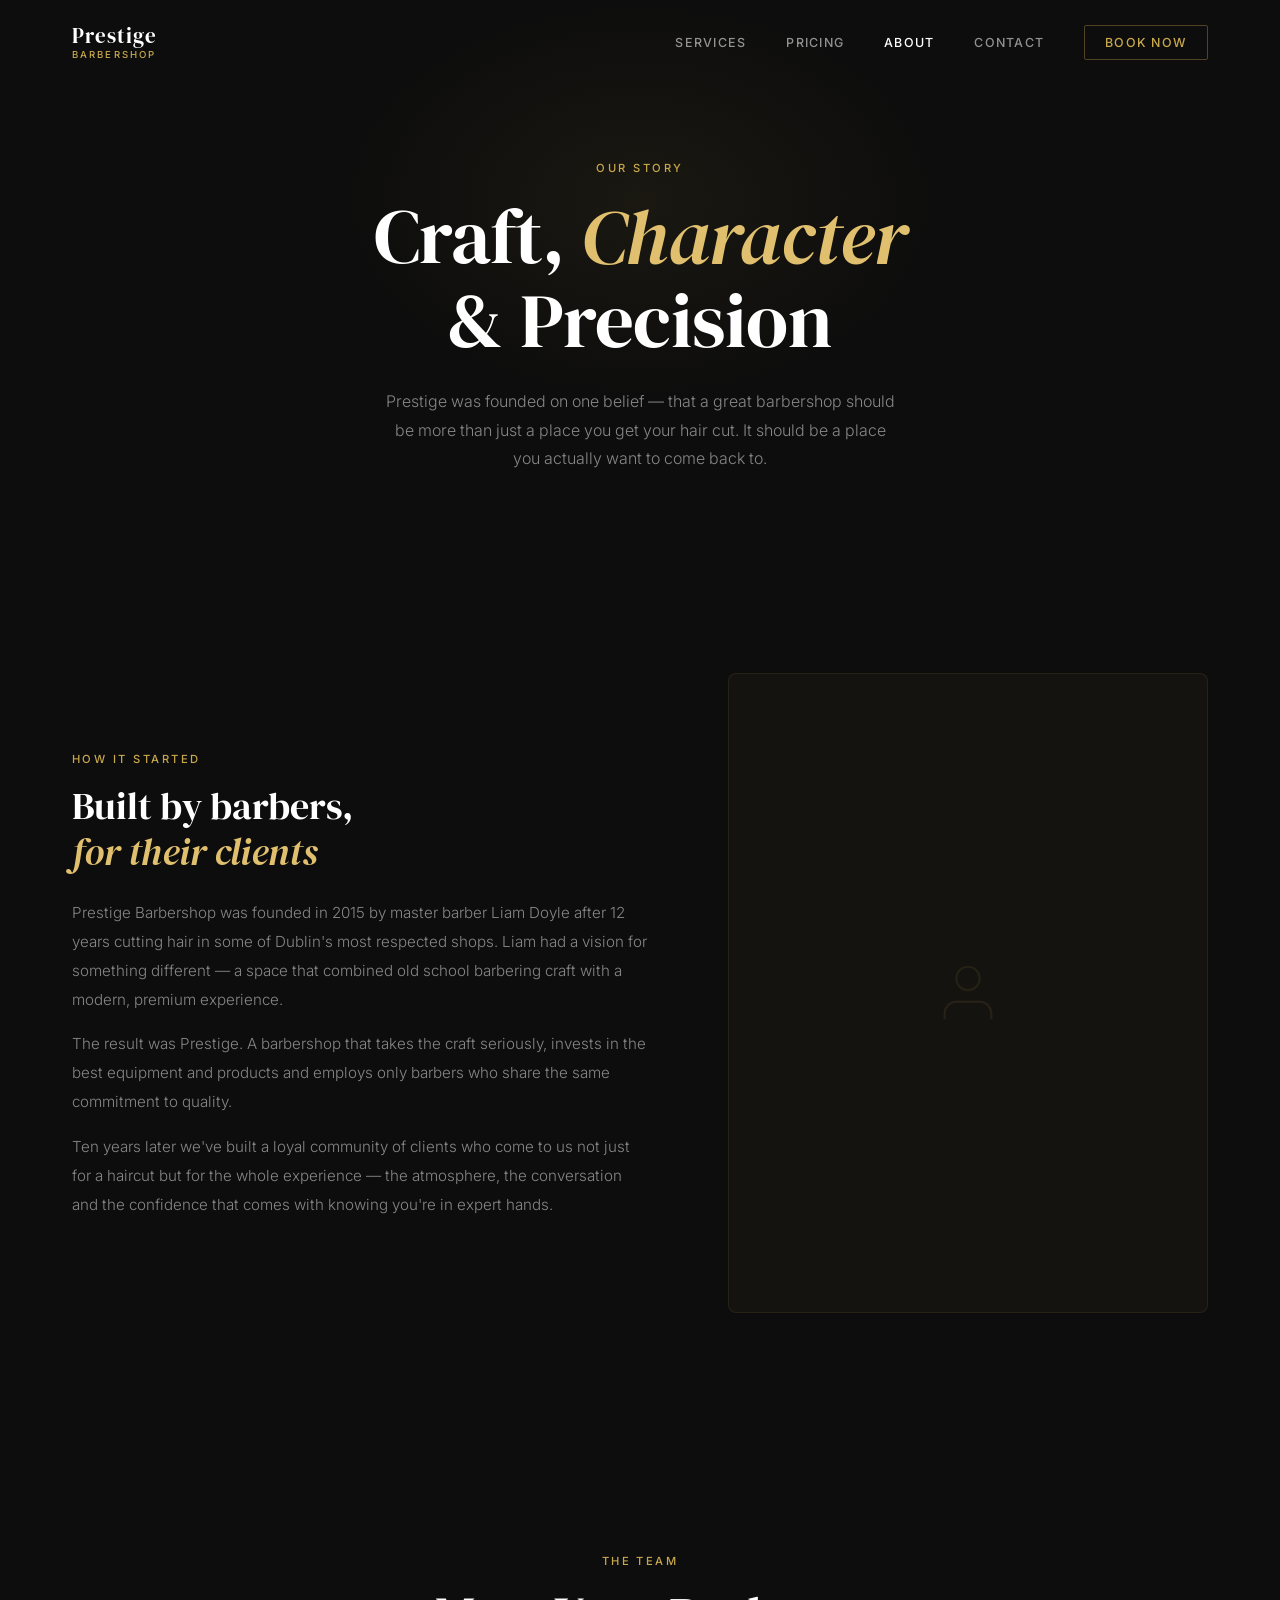
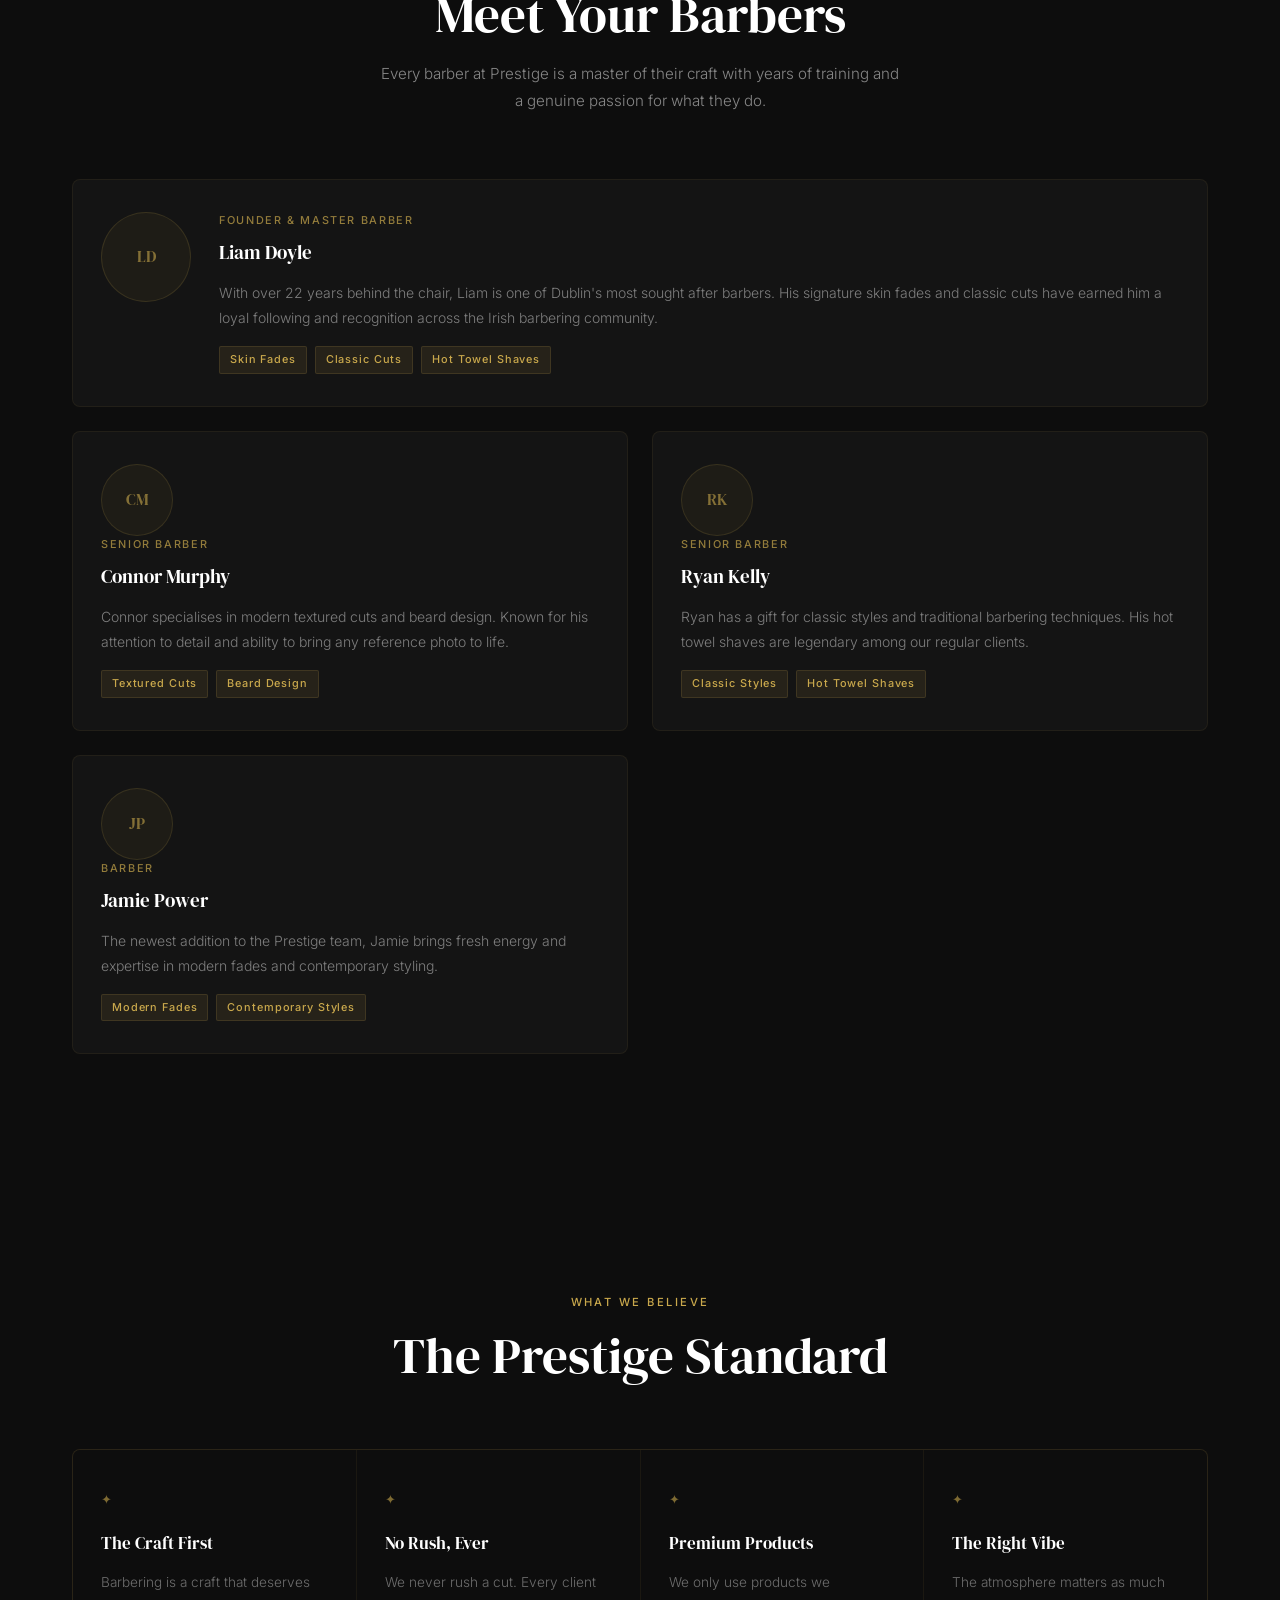
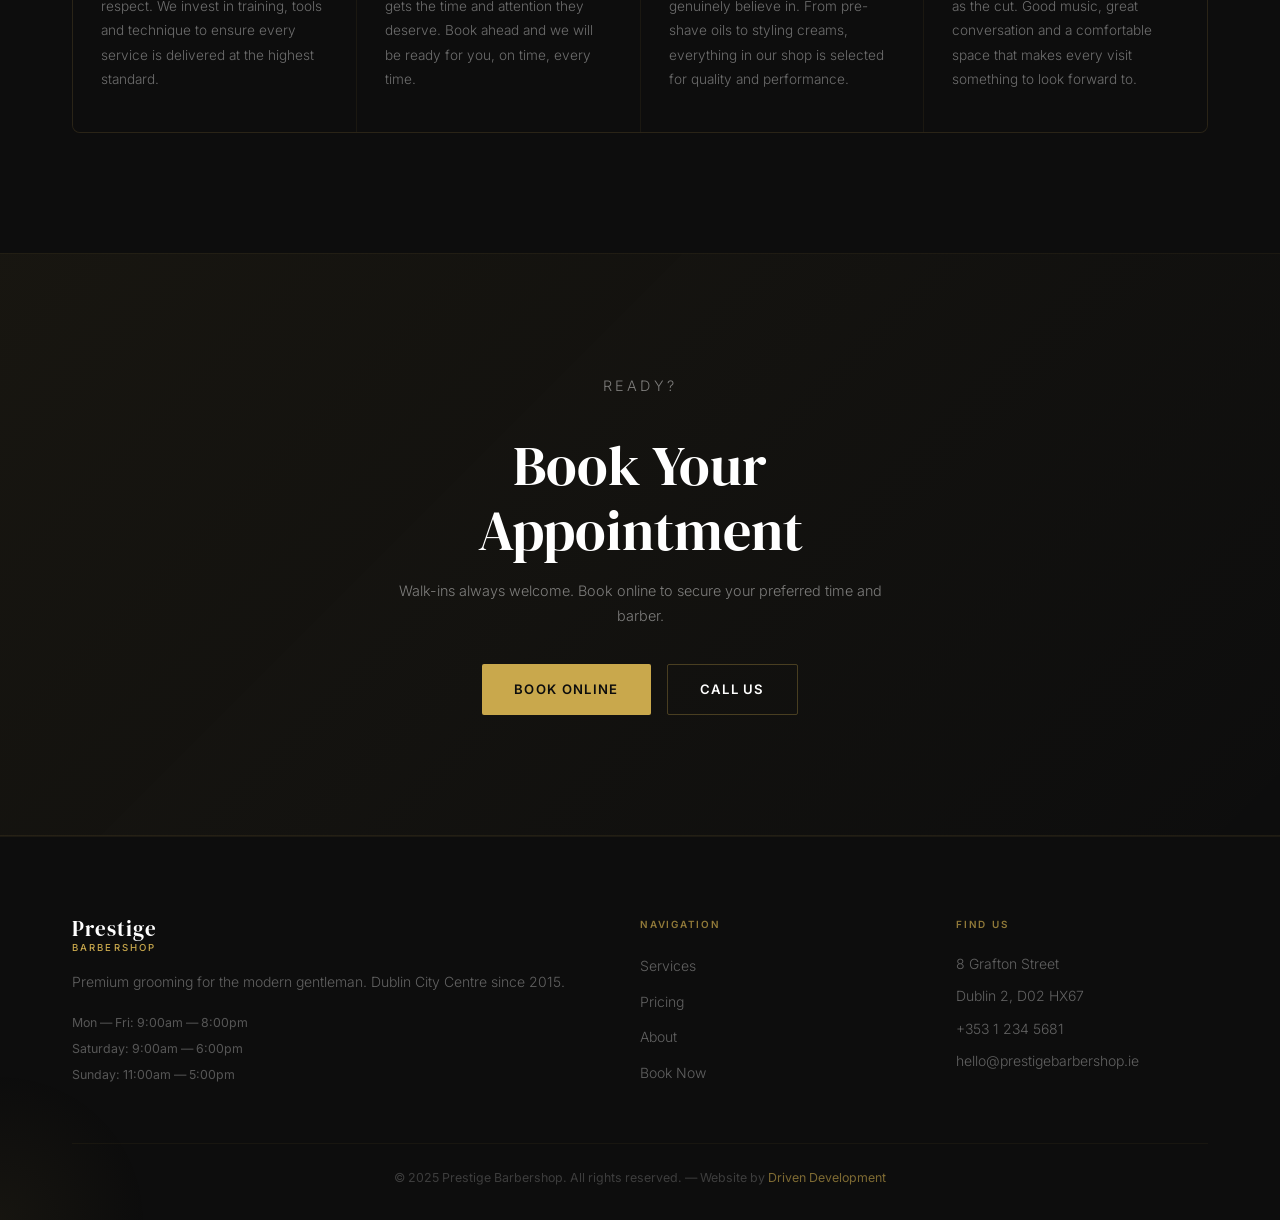
<file: pages/about.html>
<!DOCTYPE html>
<html lang="en">
<head>
  <meta charset="UTF-8" />
  <meta name="viewport" content="width=device-width, initial-scale=1.0" />
  <meta name="description" content="About Prestige Barbershop — Our story, our barbers and our craft." />
  <title>About — Prestige Barbershop</title>
  <link rel="stylesheet" href="../style.css" />
  <link rel="stylesheet" href="inner.css" />
  <link rel="preconnect" href="https://fonts.googleapis.com" />
  <link rel="preconnect" href="https://fonts.gstatic.com" crossorigin />
  <link href="https://fonts.googleapis.com/css2?family=DM+Serif+Display:ital@0;1&family=Inter:wght@300;400;500;600;700&display=swap" rel="stylesheet" />
</head>
<body>

  <!-- NAVIGATION -->
  <nav class="nav" id="nav">
    <div class="nav__inner">
      <a href="../index.html" class="nav__logo">
        <span class="logo__main">Prestige</span>
        <span class="logo__sub">Barbershop</span>
      </a>
      <ul class="nav__links" id="navLinks">
        <li><a href="../index.html#services">Services</a></li>
        <li><a href="../index.html#pricing">Pricing</a></li>
        <li><a href="about.html" class="nav__active">About</a></li>
        <li><a href="contact.html">Contact</a></li>
        <li><a href="contact.html" class="nav__cta">Book Now</a></li>
      </ul>
      <button class="nav__burger" id="burger" aria-label="Open menu">
        <span></span><span></span><span></span>
      </button>
    </div>
  </nav>

  <!-- PAGE HERO -->
  <section class="page-hero">
    <div class="container">
      <div class="page-hero__inner">
        <p class="section__label">Our Story</p>
        <h1 class="page-hero__title">Craft, <em>Character</em><br />& Precision</h1>
        <p class="page-hero__sub">Prestige was founded on one belief — that a great barbershop should be more than just a place you get your hair cut. It should be a place you actually want to come back to.</p>
      </div>
    </div>
  </section>

  <!-- STORY -->
  <section class="story section">
    <div class="container">
      <div class="story__inner">
        <div class="story__left">
          <p class="section__label">How It Started</p>
          <h2 class="story__title">Built by barbers,<br /><em>for their clients</em></h2>
          <p class="story__body">Prestige Barbershop was founded in 2015 by master barber Liam Doyle after 12 years cutting hair in some of Dublin's most respected shops. Liam had a vision for something different — a space that combined old school barbering craft with a modern, premium experience.</p>
          <p class="story__body">The result was Prestige. A barbershop that takes the craft seriously, invests in the best equipment and products and employs only barbers who share the same commitment to quality.</p>
          <p class="story__body">Ten years later we've built a loyal community of clients who come to us not just for a haircut but for the whole experience — the atmosphere, the conversation and the confidence that comes with knowing you're in expert hands.</p>
        </div>
        <div class="story__right">
          <div class="story__img">
            <div class="story__img-placeholder">
              <svg viewBox="0 0 24 24" fill="none" stroke="currentColor" stroke-width="0.75"><path d="M20 21v-2a4 4 0 0 0-4-4H8a4 4 0 0 0-4 4v2"/><circle cx="12" cy="7" r="4"/></svg>
            </div>
          </div>
        </div>
      </div>
    </div>
  </section>

  <!-- BARBERS -->
  <section class="barbers section">
    <div class="container">
      <div class="section__header">
        <p class="section__label">The Team</p>
        <h2 class="section__title">Meet Your Barbers</h2>
        <p class="section__sub">Every barber at Prestige is a master of their craft with years of training and a genuine passion for what they do.</p>
      </div>
      <div class="barbers__grid">
        <div class="barber__card barber__card--featured">
          <div class="barber__photo">
            <div class="barber__photo-placeholder">LD</div>
          </div>
          <div class="barber__info">
            <span class="barber__role">Founder & Master Barber</span>
            <h3>Liam Doyle</h3>
            <p>With over 22 years behind the chair, Liam is one of Dublin's most sought after barbers. His signature skin fades and classic cuts have earned him a loyal following and recognition across the Irish barbering community.</p>
            <div class="barber__skills">
              <span>Skin Fades</span>
              <span>Classic Cuts</span>
              <span>Hot Towel Shaves</span>
            </div>
          </div>
        </div>
        <div class="barber__card">
          <div class="barber__photo">
            <div class="barber__photo-placeholder">CM</div>
          </div>
          <div class="barber__info">
            <span class="barber__role">Senior Barber</span>
            <h3>Connor Murphy</h3>
            <p>Connor specialises in modern textured cuts and beard design. Known for his attention to detail and ability to bring any reference photo to life.</p>
            <div class="barber__skills">
              <span>Textured Cuts</span>
              <span>Beard Design</span>
            </div>
          </div>
        </div>
        <div class="barber__card">
          <div class="barber__photo">
            <div class="barber__photo-placeholder">RK</div>
          </div>
          <div class="barber__info">
            <span class="barber__role">Senior Barber</span>
            <h3>Ryan Kelly</h3>
            <p>Ryan has a gift for classic styles and traditional barbering techniques. His hot towel shaves are legendary among our regular clients.</p>
            <div class="barber__skills">
              <span>Classic Styles</span>
              <span>Hot Towel Shaves</span>
            </div>
          </div>
        </div>
        <div class="barber__card">
          <div class="barber__photo">
            <div class="barber__photo-placeholder">JP</div>
          </div>
          <div class="barber__info">
            <span class="barber__role">Barber</span>
            <h3>Jamie Power</h3>
            <p>The newest addition to the Prestige team, Jamie brings fresh energy and expertise in modern fades and contemporary styling.</p>
            <div class="barber__skills">
              <span>Modern Fades</span>
              <span>Contemporary Styles</span>
            </div>
          </div>
        </div>
      </div>
    </div>
  </section>

  <!-- VALUES -->
  <section class="values section">
    <div class="container">
      <div class="section__header">
        <p class="section__label">What We Believe</p>
        <h2 class="section__title">The Prestige Standard</h2>
      </div>
      <div class="values__grid">
        <div class="value__card">
          <div class="value__icon">✦</div>
          <h3>The Craft First</h3>
          <p>Barbering is a craft that deserves respect. We invest in training, tools and technique to ensure every service is delivered at the highest standard.</p>
        </div>
        <div class="value__card">
          <div class="value__icon">✦</div>
          <h3>No Rush, Ever</h3>
          <p>We never rush a cut. Every client gets the time and attention they deserve. Book ahead and we will be ready for you, on time, every time.</p>
        </div>
        <div class="value__card">
          <div class="value__icon">✦</div>
          <h3>Premium Products</h3>
          <p>We only use products we genuinely believe in. From pre-shave oils to styling creams, everything in our shop is selected for quality and performance.</p>
        </div>
        <div class="value__card">
          <div class="value__icon">✦</div>
          <h3>The Right Vibe</h3>
          <p>The atmosphere matters as much as the cut. Good music, great conversation and a comfortable space that makes every visit something to look forward to.</p>
        </div>
      </div>
    </div>
  </section>

  <!-- CTA -->
  <section class="cta-banner">
    <div class="container">
      <div class="cta-banner__inner">
        <p class="section__label">Ready?</p>
        <h2>Book Your Appointment</h2>
        <p>Walk-ins always welcome. Book online to secure your preferred time and barber.</p>
        <div class="cta-banner__actions">
          <a href="contact.html" class="btn btn--primary">Book Online</a>
          <a href="tel:+35312345681" class="btn btn--ghost">Call Us</a>
        </div>
      </div>
    </div>
  </section>

  <!-- FOOTER -->
  <footer class="footer">
    <div class="container">
      <div class="footer__inner">
        <div class="footer__brand">
          <a href="../index.html" class="nav__logo">
            <span class="logo__main">Prestige</span>
            <span class="logo__sub">Barbershop</span>
          </a>
          <p>Premium grooming for the modern gentleman. Dublin City Centre since 2015.</p>
          <div class="footer__hours">
            <span>Mon — Fri: 9:00am — 8:00pm</span>
            <span>Saturday: 9:00am — 6:00pm</span>
            <span>Sunday: 11:00am — 5:00pm</span>
          </div>
        </div>
        <div class="footer__links">
          <h4>Navigation</h4>
          <ul>
            <li><a href="../index.html#services">Services</a></li>
            <li><a href="../index.html#pricing">Pricing</a></li>
            <li><a href="about.html">About</a></li>
            <li><a href="contact.html">Book Now</a></li>
          </ul>
        </div>
        <div class="footer__contact">
          <h4>Find Us</h4>
          <ul>
            <li>8 Grafton Street</li>
            <li>Dublin 2, D02 HX67</li>
            <li><a href="tel:+35312345681">+353 1 234 5681</a></li>
            <li><a href="mailto:hello@prestigebarbershop.ie">hello@prestigebarbershop.ie</a></li>
          </ul>
        </div>
      </div>
      <div class="footer__bottom">
        <p>© 2025 Prestige Barbershop. All rights reserved. — Website by <a href="https://cbyrne290-hub.github.io/driven-development" target="_blank">Driven Development</a></p>
      </div>
    </div>
  </footer>

  <script src="../script.js"></script>
  <script src="inner.js"></script>
</body>
</html>
</file>
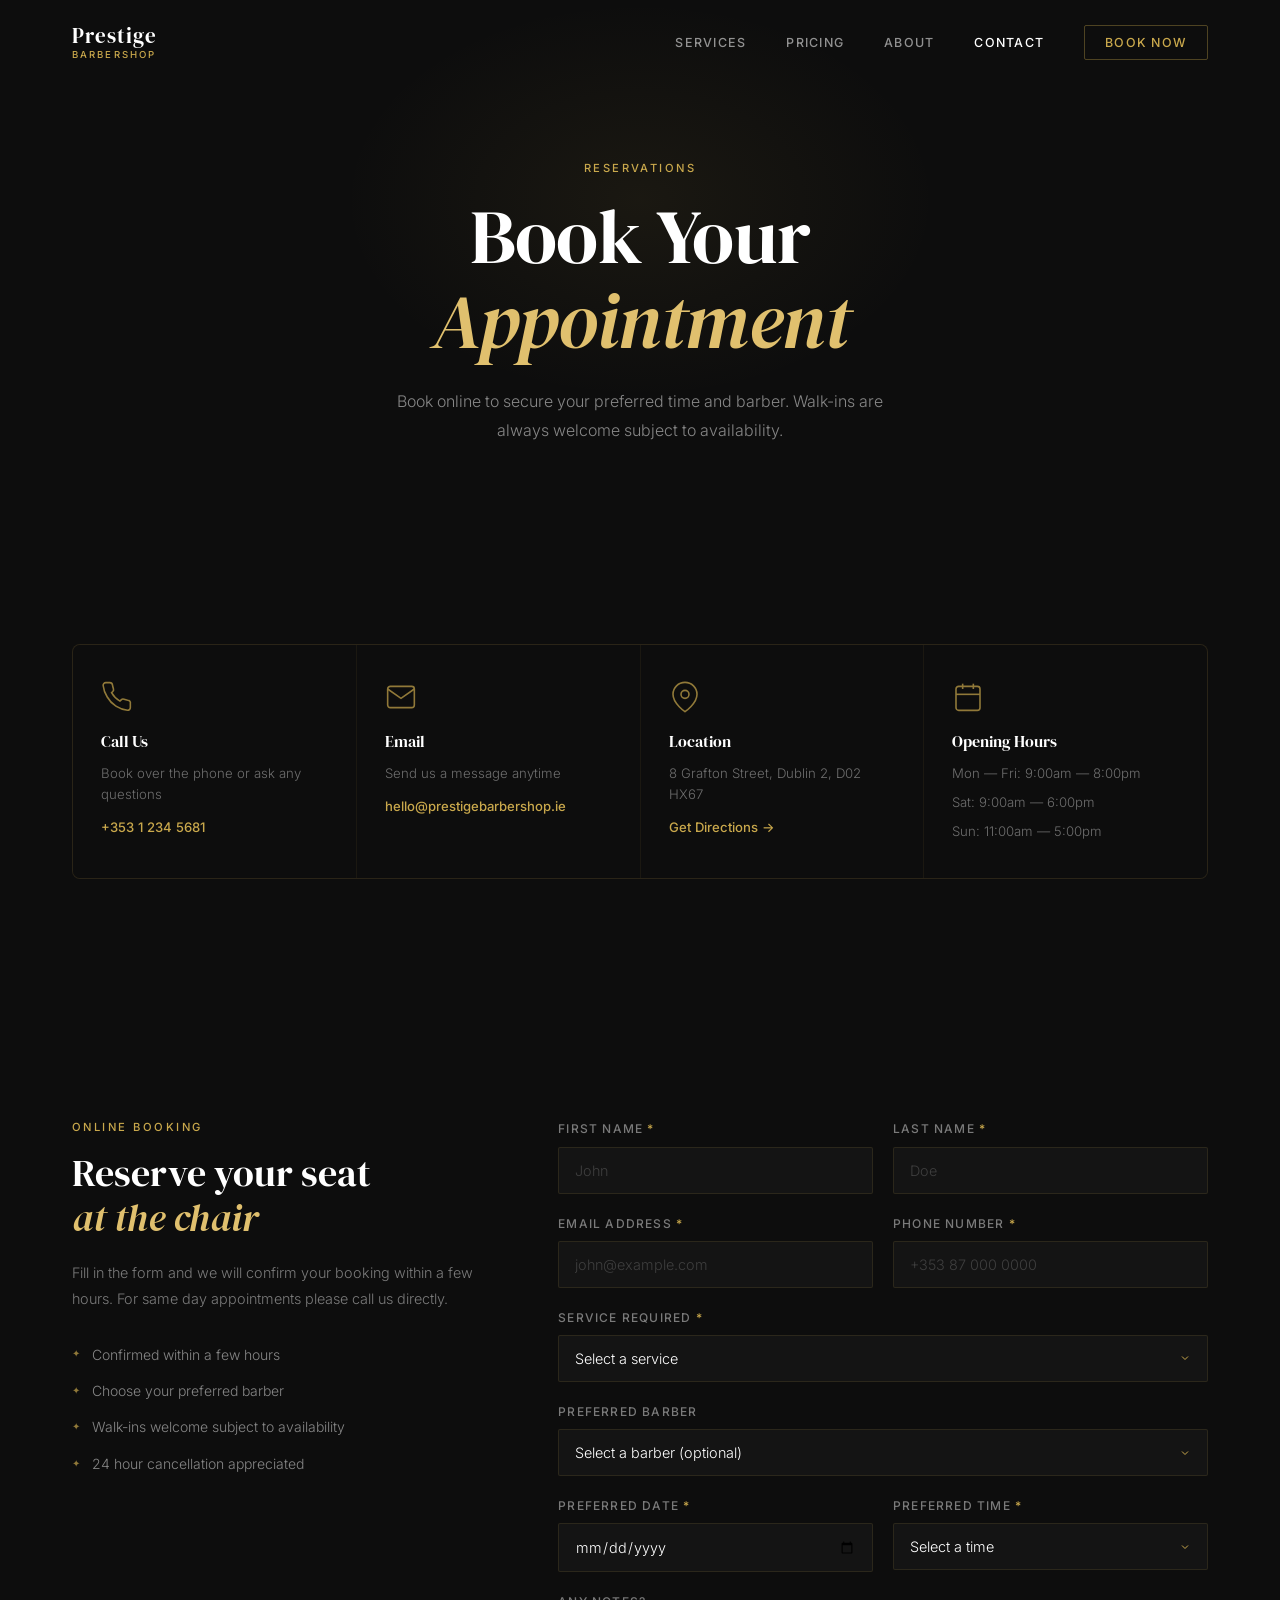
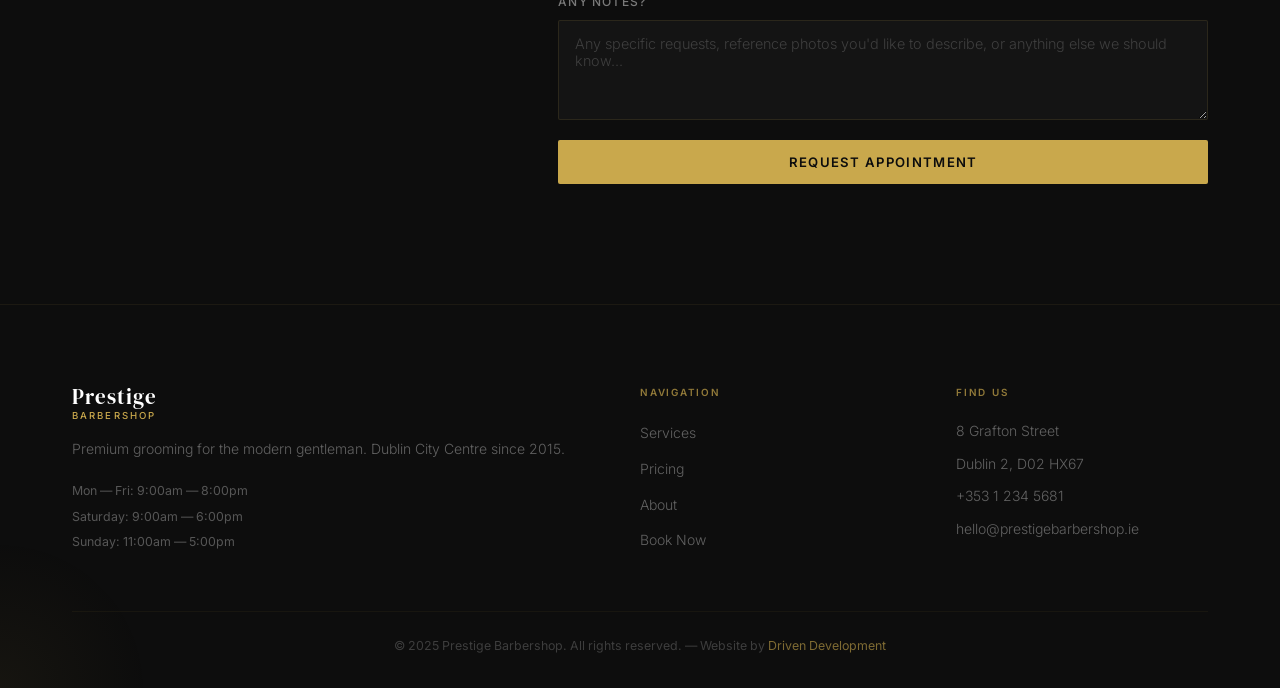
<file: pages/contact.html>
<!DOCTYPE html>
<html lang="en">
<head>
  <meta charset="UTF-8" />
  <meta name="viewport" content="width=device-width, initial-scale=1.0" />
  <meta name="description" content="Book an appointment at Prestige Barbershop — Dublin City Centre." />
  <title>Book Now — Prestige Barbershop</title>
  <link rel="stylesheet" href="../style.css" />
  <link rel="stylesheet" href="inner.css" />
  <link rel="preconnect" href="https://fonts.googleapis.com" />
  <link rel="preconnect" href="https://fonts.gstatic.com" crossorigin />
  <link href="https://fonts.googleapis.com/css2?family=DM+Serif+Display:ital@0;1&family=Inter:wght@300;400;500;600;700&display=swap" rel="stylesheet" />
</head>
<body>

  <!-- NAVIGATION -->
  <nav class="nav" id="nav">
    <div class="nav__inner">
      <a href="../index.html" class="nav__logo">
        <span class="logo__main">Prestige</span>
        <span class="logo__sub">Barbershop</span>
      </a>
      <ul class="nav__links" id="navLinks">
        <li><a href="../index.html#services">Services</a></li>
        <li><a href="../index.html#pricing">Pricing</a></li>
        <li><a href="about.html">About</a></li>
        <li><a href="contact.html" class="nav__active">Contact</a></li>
        <li><a href="contact.html" class="nav__cta">Book Now</a></li>
      </ul>
      <button class="nav__burger" id="burger" aria-label="Open menu">
        <span></span><span></span><span></span>
      </button>
    </div>
  </nav>

  <!-- PAGE HERO -->
  <section class="page-hero">
    <div class="container">
      <div class="page-hero__inner">
        <p class="section__label">Reservations</p>
        <h1 class="page-hero__title">Book Your<br /><em>Appointment</em></h1>
        <p class="page-hero__sub">Book online to secure your preferred time and barber. Walk-ins are always welcome subject to availability.</p>
      </div>
    </div>
  </section>

  <!-- CONTACT INFO -->
  <section class="contact-info section">
    <div class="container">
      <div class="contact-info__grid">
        <a href="tel:+35312345681" class="contact-info__card">
          <div class="contact-info__icon">
            <svg viewBox="0 0 24 24" fill="none" stroke="currentColor" stroke-width="1.2"><path d="M22 16.92v3a2 2 0 0 1-2.18 2 19.79 19.79 0 0 1-8.63-3.07A19.5 19.5 0 0 1 4.69 12 19.79 19.79 0 0 1 1.61 3.4 2 2 0 0 1 3.6 1.22h3a2 2 0 0 1 2 1.72c.127.96.361 1.903.7 2.81a2 2 0 0 1-.45 2.11L7.91 8.8a16 16 0 0 0 6.29 6.29l.95-.95a2 2 0 0 1 2.11-.45c.907.339 1.85.573 2.81.7A2 2 0 0 1 22 16.92z"/></svg>
          </div>
          <h3>Call Us</h3>
          <p>Book over the phone or ask any questions</p>
          <span>+353 1 234 5681</span>
        </a>
        <a href="mailto:hello@prestigebarbershop.ie" class="contact-info__card">
          <div class="contact-info__icon">
            <svg viewBox="0 0 24 24" fill="none" stroke="currentColor" stroke-width="1.2"><path d="M4 4h16c1.1 0 2 .9 2 2v12c0 1.1-.9 2-2 2H4c-1.1 0-2-.9-2-2V6c0-1.1.9-2 2-2z"/><polyline points="22,6 12,13 2,6"/></svg>
          </div>
          <h3>Email</h3>
          <p>Send us a message anytime</p>
          <span>hello@prestigebarbershop.ie</span>
        </a>
        <div class="contact-info__card">
          <div class="contact-info__icon">
            <svg viewBox="0 0 24 24" fill="none" stroke="currentColor" stroke-width="1.2"><path d="M21 10c0 7-9 13-9 13s-9-6-9-13a9 9 0 0 1 18 0z"/><circle cx="12" cy="10" r="3"/></svg>
          </div>
          <h3>Location</h3>
          <p>8 Grafton Street, Dublin 2, D02 HX67</p>
          <span>Get Directions →</span>
        </div>
        <div class="contact-info__card">
          <div class="contact-info__icon">
            <svg viewBox="0 0 24 24" fill="none" stroke="currentColor" stroke-width="1.2"><rect x="3" y="4" width="18" height="18" rx="2" ry="2"/><line x1="16" y1="2" x2="16" y2="6"/><line x1="8" y1="2" x2="8" y2="6"/><line x1="3" y1="10" x2="21" y2="10"/></svg>
          </div>
          <h3>Opening Hours</h3>
          <p>Mon — Fri: 9:00am — 8:00pm</p>
          <p>Sat: 9:00am — 6:00pm</p>
          <p>Sun: 11:00am — 5:00pm</p>
        </div>
      </div>
    </div>
  </section>

  <!-- BOOKING FORM -->
  <section class="booking-form section">
    <div class="container">
      <div class="booking-form__inner">
        <div class="booking-form__left">
          <p class="section__label">Online Booking</p>
          <h2 class="booking-form__title">Reserve your seat<br /><em>at the chair</em></h2>
          <p class="booking-form__body">Fill in the form and we will confirm your booking within a few hours. For same day appointments please call us directly.</p>
          <div class="booking-notes">
            <div class="booking-note">
              <span class="note-symbol">✦</span>
              <span>Confirmed within a few hours</span>
            </div>
            <div class="booking-note">
              <span class="note-symbol">✦</span>
              <span>Choose your preferred barber</span>
            </div>
            <div class="booking-note">
              <span class="note-symbol">✦</span>
              <span>Walk-ins welcome subject to availability</span>
            </div>
            <div class="booking-note">
              <span class="note-symbol">✦</span>
              <span>24 hour cancellation appreciated</span>
            </div>
          </div>
        </div>
        <div class="booking-form__right">
          <form id="bookingForm">
            <div class="form__row">
              <div class="form__group">
                <label for="firstName">First Name <span>*</span></label>
                <input type="text" id="firstName" placeholder="John" required />
              </div>
              <div class="form__group">
                <label for="lastName">Last Name <span>*</span></label>
                <input type="text" id="lastName" placeholder="Doe" required />
              </div>
            </div>
            <div class="form__row">
              <div class="form__group">
                <label for="email">Email Address <span>*</span></label>
                <input type="email" id="email" placeholder="john@example.com" required />
              </div>
              <div class="form__group">
                <label for="phone">Phone Number <span>*</span></label>
                <input type="tel" id="phone" placeholder="+353 87 000 0000" required />
              </div>
            </div>
            <div class="form__group">
              <label for="service">Service Required <span>*</span></label>
              <select id="service" required>
                <option value="" disabled selected>Select a service</option>
                <option>Classic Haircut — €28</option>
                <option>Skin Fade — €32</option>
                <option>Beard Trim & Shape — €18</option>
                <option>Hot Towel Shave — €35</option>
                <option>Cut & Beard Combo — €42</option>
                <option>Kids Cut — €20</option>
                <option>Student Cut — €22</option>
                <option>Senior Cut — €22</option>
              </select>
            </div>
            <div class="form__group">
              <label for="barber">Preferred Barber</label>
              <select id="barber">
                <option value="" disabled selected>Select a barber (optional)</option>
                <option>Liam Doyle</option>
                <option>Connor Murphy</option>
                <option>Ryan Kelly</option>
                <option>Jamie Power</option>
                <option>No preference</option>
              </select>
            </div>
            <div class="form__row">
              <div class="form__group">
                <label for="date">Preferred Date <span>*</span></label>
                <input type="date" id="date" required />
              </div>
              <div class="form__group">
                <label for="time">Preferred Time <span>*</span></label>
                <select id="time" required>
                  <option value="" disabled selected>Select a time</option>
                  <option>9:00am</option>
                  <option>9:30am</option>
                  <option>10:00am</option>
                  <option>10:30am</option>
                  <option>11:00am</option>
                  <option>11:30am</option>
                  <option>12:00pm</option>
                  <option>12:30pm</option>
                  <option>1:00pm</option>
                  <option>1:30pm</option>
                  <option>2:00pm</option>
                  <option>2:30pm</option>
                  <option>3:00pm</option>
                  <option>3:30pm</option>
                  <option>4:00pm</option>
                  <option>4:30pm</option>
                  <option>5:00pm</option>
                  <option>5:30pm</option>
                  <option>6:00pm</option>
                  <option>6:30pm</option>
                  <option>7:00pm</option>
                  <option>7:30pm</option>
                </select>
              </div>
            </div>
            <div class="form__group">
              <label for="notes">Any Notes?</label>
              <textarea id="notes" rows="3" placeholder="Any specific requests, reference photos you'd like to describe, or anything else we should know..."></textarea>
            </div>
            <div class="form__submit">
              <button type="submit" class="btn btn--primary btn--full">Request Appointment</button>
            </div>
            <div class="form__success" id="formSuccess">
              <span class="note-symbol">✦</span>
              <p>Booking received. We will confirm your appointment within a few hours.</p>
            </div>
          </form>
        </div>
      </div>
    </div>
  </section>

  <!-- FOOTER -->
  <footer class="footer">
    <div class="container">
      <div class="footer__inner">
        <div class="footer__brand">
          <a href="../index.html" class="nav__logo">
            <span class="logo__main">Prestige</span>
            <span class="logo__sub">Barbershop</span>
          </a>
          <p>Premium grooming for the modern gentleman. Dublin City Centre since 2015.</p>
          <div class="footer__hours">
            <span>Mon — Fri: 9:00am — 8:00pm</span>
            <span>Saturday: 9:00am — 6:00pm</span>
            <span>Sunday: 11:00am — 5:00pm</span>
          </div>
        </div>
        <div class="footer__links">
          <h4>Navigation</h4>
          <ul>
            <li><a href="../index.html#services">Services</a></li>
            <li><a href="../index.html#pricing">Pricing</a></li>
            <li><a href="about.html">About</a></li>
            <li><a href="contact.html">Book Now</a></li>
          </ul>
        </div>
        <div class="footer__contact">
          <h4>Find Us</h4>
          <ul>
            <li>8 Grafton Street</li>
            <li>Dublin 2, D02 HX67</li>
            <li><a href="tel:+35312345681">+353 1 234 5681</a></li>
            <li><a href="mailto:hello@prestigebarbershop.ie">hello@prestigebarbershop.ie</a></li>
          </ul>
        </div>
      </div>
      <div class="footer__bottom">
        <p>© 2025 Prestige Barbershop. All rights reserved. — Website by <a href="https://cbyrne290-hub.github.io/driven-development" target="_blank">Driven Development</a></p>
      </div>
    </div>
  </footer>

  <script src="../script.js"></script>
  <script src="inner.js"></script>
</body>
</html>
</file>
<file: style.css>
/* ============================================
   PRESTIGE BARBERSHOP — STYLESHEET
   ============================================ */

/* --- RESET & BASE --- */
*, *::before, *::after {
  margin: 0;
  padding: 0;
  box-sizing: border-box;
}

:root {
  --black: #0D0D0D;
  --dark: #141414;
  --dark-mid: #1C1C1C;
  --dark-light: #242424;
  --gold: #C9A84C;
  --gold-light: #E0C06E;
  --gold-dim: rgba(201, 168, 76, 0.1);
  --white: #FFFFFF;
  --off-white: #F5F3EF;
  --grey: #888888;
  --grey-light: #AAAAAA;
  --font-display: 'DM Serif Display', serif;
  --font-main: 'Inter', sans-serif;
  --transition: 0.3s ease;
  --radius: 8px;
  --radius-lg: 16px;
}

html {
  scroll-behavior: smooth;
  font-size: 16px;
}

body {
  font-family: var(--font-main);
  background-color: var(--black);
  color: var(--white);
  overflow-x: hidden;
  line-height: 1.6;
}

a {
  text-decoration: none;
  color: inherit;
}

ul {
  list-style: none;
}

img {
  max-width: 100%;
  display: block;
}

/* --- UTILITY --- */
.container {
  max-width: 1200px;
  margin: 0 auto;
  padding: 0 2rem;
}

.section {
  padding: 120px 0;
}

.section__header {
  text-align: center;
  margin-bottom: 64px;
}

.section__label {
  font-size: 0.7rem;
  font-weight: 500;
  letter-spacing: 0.22em;
  text-transform: uppercase;
  color: var(--gold);
  margin-bottom: 14px;
  display: block;
}

.section__title {
  font-family: var(--font-display);
  font-size: clamp(2rem, 4vw, 3.2rem);
  font-weight: 400;
  color: var(--white);
  line-height: 1.15;
}

.section__sub {
  font-size: 0.95rem;
  color: rgba(255, 255, 255, 0.5);
  max-width: 520px;
  margin: 16px auto 0;
  line-height: 1.8;
  font-weight: 300;
}

/* --- BUTTONS --- */
.btn {
  display: inline-flex;
  align-items: center;
  gap: 8px;
  padding: 14px 32px;
  border-radius: 2px;
  font-family: var(--font-main);
  font-size: 0.82rem;
  font-weight: 600;
  letter-spacing: 0.1em;
  text-transform: uppercase;
  cursor: pointer;
  transition: all var(--transition);
  border: none;
  white-space: nowrap;
}

.btn--primary {
  background: var(--gold);
  color: var(--black);
}

.btn--primary:hover {
  background: var(--gold-light);
  transform: translateY(-2px);
}

.btn--ghost {
  background: transparent;
  color: var(--white);
  border: 1px solid rgba(201, 168, 76, 0.3);
}

.btn--ghost:hover {
  border-color: var(--gold);
  color: var(--gold);
  transform: translateY(-2px);
}

.btn--full {
  width: 100%;
  justify-content: center;
}

/* ============================================
   NAVIGATION
   ============================================ */
.nav {
  position: fixed;
  top: 0;
  left: 0;
  right: 0;
  z-index: 1000;
  padding: 24px 0;
  transition: all var(--transition);
}

.nav.scrolled {
  background: rgba(13, 13, 13, 0.96);
  backdrop-filter: blur(20px);
  border-bottom: 1px solid rgba(201, 168, 76, 0.08);
  padding: 16px 0;
}

.nav__inner {
  max-width: 1200px;
  margin: 0 auto;
  padding: 0 2rem;
  display: flex;
  align-items: center;
  justify-content: space-between;
}

.nav__logo {
  display: flex;
  flex-direction: column;
  line-height: 1.2;
}

.logo__main {
  font-family: var(--font-display);
  font-size: 1.3rem;
  font-weight: 400;
  color: var(--white);
  letter-spacing: 0.05em;
}

.logo__sub {
  font-size: 0.6rem;
  font-weight: 500;
  letter-spacing: 0.22em;
  text-transform: uppercase;
  color: var(--gold);
}

.nav__links {
  display: flex;
  align-items: center;
  gap: 40px;
}

.nav__links a {
  font-size: 0.78rem;
  font-weight: 500;
  letter-spacing: 0.1em;
  text-transform: uppercase;
  color: rgba(255, 255, 255, 0.55);
  transition: color var(--transition);
}

.nav__links a:hover {
  color: var(--white);
}

.nav__cta {
  background: transparent !important;
  color: var(--gold) !important;
  border: 1px solid rgba(201, 168, 76, 0.35) !important;
  padding: 9px 20px !important;
  border-radius: 2px !important;
}

.nav__cta:hover {
  background: var(--gold) !important;
  color: var(--black) !important;
}

.nav__burger {
  display: none;
  flex-direction: column;
  gap: 5px;
  background: none;
  border: none;
  cursor: pointer;
  padding: 4px;
}

.nav__burger span {
  display: block;
  width: 24px;
  height: 1.5px;
  background: var(--white);
  transition: all var(--transition);
}

/* ============================================
   HERO
   ============================================ */
.hero {
  min-height: 100vh;
  position: relative;
  display: flex;
  align-items: center;
  justify-content: center;
  text-align: center;
  overflow: hidden;
}

.hero__bg {
  position: absolute;
  inset: 0;
  background: linear-gradient(160deg, #0D0D0D 0%, #141414 50%, #0D0D0D 100%);
}

.hero__overlay {
  position: absolute;
  inset: 0;
  background: radial-gradient(ellipse at center, rgba(201, 168, 76, 0.06) 0%, transparent 65%);
}

.hero__content {
  position: relative;
  z-index: 2;
  max-width: 760px;
  padding: 0 2rem;
}

.hero__tag {
  display: inline-block;
  font-size: 0.68rem;
  font-weight: 500;
  letter-spacing: 0.22em;
  text-transform: uppercase;
  color: var(--gold);
  background: var(--gold-dim);
  border: 1px solid rgba(201, 168, 76, 0.18);
  padding: 8px 20px;
  border-radius: 2px;
  margin-bottom: 32px;
}

.hero__heading {
  font-family: var(--font-display);
  font-size: clamp(4rem, 9vw, 8rem);
  font-weight: 400;
  line-height: 1.0;
  color: var(--white);
  margin-bottom: 24px;
  letter-spacing: -0.01em;
}

.hero__heading em {
  font-style: italic;
  color: var(--gold-light);
}

.hero__sub {
  font-size: 1rem;
  color: rgba(255, 255, 255, 0.5);
  max-width: 500px;
  margin: 0 auto 40px;
  line-height: 1.8;
  font-weight: 300;
}

.hero__actions {
  display: flex;
  gap: 16px;
  justify-content: center;
  flex-wrap: wrap;
}

.hero__scroll {
  position: absolute;
  bottom: 40px;
  left: 50%;
  transform: translateX(-50%);
  display: flex;
  flex-direction: column;
  align-items: center;
  gap: 12px;
  z-index: 2;
}

.hero__scroll span {
  font-size: 0.62rem;
  letter-spacing: 0.22em;
  text-transform: uppercase;
  color: rgba(255, 255, 255, 0.3);
}

.hero__scroll-line {
  width: 1px;
  height: 48px;
  background: linear-gradient(to bottom, rgba(201, 168, 76, 0.5), transparent);
  animation: scrollLine 2s ease-in-out infinite;
}

@keyframes scrollLine {
  0% { transform: scaleY(0); transform-origin: top; }
  50% { transform: scaleY(1); transform-origin: top; }
  51% { transform: scaleY(1); transform-origin: bottom; }
  100% { transform: scaleY(0); transform-origin: bottom; }
}

/* ============================================
   MARQUEE
   ============================================ */
.marquee {
  border-top: 1px solid rgba(201, 168, 76, 0.1);
  border-bottom: 1px solid rgba(201, 168, 76, 0.1);
  padding: 16px 0;
  overflow: hidden;
  white-space: nowrap;
  background: rgba(201, 168, 76, 0.03);
}

.marquee__track {
  display: inline-flex;
  gap: 28px;
  animation: marquee 30s linear infinite;
}

.marquee__track span {
  font-size: 0.75rem;
  font-weight: 500;
  letter-spacing: 0.14em;
  text-transform: uppercase;
  color: rgba(201, 168, 76, 0.6);
}

@keyframes marquee {
  from { transform: translateX(0); }
  to { transform: translateX(-50%); }
}

/* ============================================
   SERVICES
   ============================================ */
.services__grid {
  display: grid;
  grid-template-columns: repeat(3, 1fr);
  gap: 1px;
  background: rgba(201, 168, 76, 0.08);
  border: 1px solid rgba(201, 168, 76, 0.08);
  border-radius: var(--radius);
  overflow: hidden;
}

.service__card {
  background: var(--black);
  padding: 40px 32px;
  position: relative;
  transition: background var(--transition);
}

.service__card:hover {
  background: rgba(201, 168, 76, 0.04);
}

.service__card--featured {
  background: rgba(201, 168, 76, 0.05);
}

.service__num {
  font-size: 0.65rem;
  font-weight: 600;
  letter-spacing: 0.15em;
  color: var(--gold);
  opacity: 0.5;
  margin-bottom: 20px;
}

.service__card h3 {
  font-family: var(--font-display);
  font-size: 1.3rem;
  font-weight: 400;
  color: var(--white);
  margin-bottom: 12px;
}

.service__card p {
  font-size: 0.875rem;
  color: rgba(255, 255, 255, 0.45);
  line-height: 1.8;
  font-weight: 300;
}

.service__popular {
  display: inline-block;
  font-size: 0.65rem;
  font-weight: 600;
  letter-spacing: 0.1em;
  text-transform: uppercase;
  color: var(--gold);
  background: var(--gold-dim);
  border: 1px solid rgba(201, 168, 76, 0.2);
  padding: 4px 10px;
  border-radius: 2px;
  margin-top: 16px;
}

/* ============================================
   PRICING
   ============================================ */
.pricing {
  background: var(--dark);
  border-top: 1px solid rgba(201, 168, 76, 0.06);
  border-bottom: 1px solid rgba(201, 168, 76, 0.06);
}

.pricing__grid {
  display: grid;
  grid-template-columns: repeat(2, 1fr);
  gap: 32px;
  max-width: 800px;
  margin: 0 auto;
}

.pricing__card {
  background: var(--dark-mid);
  border: 1px solid rgba(201, 168, 76, 0.1);
  border-radius: var(--radius);
  padding: 8px 0;
  overflow: hidden;
}

.pricing__item {
  display: flex;
  align-items: center;
  padding: 18px 28px;
  border-bottom: 1px solid rgba(201, 168, 76, 0.06);
  transition: background var(--transition);
}

.pricing__item:last-child {
  border-bottom: none;
}

.pricing__item:hover {
  background: rgba(201, 168, 76, 0.04);
}

.pricing__item--featured {
  background: rgba(201, 168, 76, 0.06);
}

.pricing__name {
  font-size: 0.9rem;
  color: rgba(255, 255, 255, 0.75);
  font-weight: 400;
  flex-shrink: 0;
}

.pricing__dots {
  flex: 1;
  height: 1px;
  background: repeating-linear-gradient(
    to right,
    rgba(201, 168, 76, 0.2) 0px,
    rgba(201, 168, 76, 0.2) 3px,
    transparent 3px,
    transparent 8px
  );
  margin: 0 16px;
}

.pricing__price {
  font-family: var(--font-display);
  font-size: 1.1rem;
  color: var(--gold);
  flex-shrink: 0;
}

.pricing__note {
  text-align: center;
  margin-top: 40px;
  max-width: 600px;
  margin-left: auto;
  margin-right: auto;
}

.pricing__note p {
  font-size: 0.825rem;
  color: rgba(255, 255, 255, 0.35);
  line-height: 1.7;
  font-weight: 300;
}

/* ============================================
   WHY PRESTIGE
   ============================================ */
.why__inner {
  display: grid;
  grid-template-columns: 1fr 1.2fr;
  gap: 80px;
  align-items: center;
}

.why__img-placeholder {
  aspect-ratio: 3/4;
  background: rgba(201, 168, 76, 0.04);
  border: 1px solid rgba(201, 168, 76, 0.1);
  border-radius: var(--radius);
  display: flex;
  align-items: center;
  justify-content: center;
}

.why__img-placeholder svg {
  width: 80px;
  height: 80px;
  color: rgba(201, 168, 76, 0.12);
}

.why__title {
  font-family: var(--font-display);
  font-size: clamp(2rem, 3.5vw, 3rem);
  font-weight: 400;
  color: var(--white);
  margin: 12px 0 20px;
  line-height: 1.15;
}

.why__title em {
  font-style: italic;
  color: var(--gold-light);
}

.why__body {
  font-size: 0.95rem;
  color: rgba(255, 255, 255, 0.5);
  line-height: 1.8;
  margin-bottom: 36px;
  font-weight: 300;
}

.why__items {
  display: flex;
  flex-direction: column;
  gap: 28px;
  margin-bottom: 40px;
}

.why__item {
  display: flex;
  gap: 20px;
  align-items: flex-start;
}

.why__item-icon {
  color: var(--gold);
  font-size: 0.7rem;
  padding-top: 4px;
  flex-shrink: 0;
  opacity: 0.7;
}

.why__item h4 {
  font-family: var(--font-display);
  font-size: 1rem;
  font-weight: 400;
  color: var(--white);
  margin-bottom: 6px;
}

.why__item p {
  font-size: 0.875rem;
  color: rgba(255, 255, 255, 0.45);
  line-height: 1.7;
  font-weight: 300;
}

/* ============================================
   TESTIMONIALS
   ============================================ */
.testimonials {
  background: var(--dark);
  border-top: 1px solid rgba(201, 168, 76, 0.06);
  border-bottom: 1px solid rgba(201, 168, 76, 0.06);
}

.testimonials__grid {
  display: grid;
  grid-template-columns: repeat(3, 1fr);
  gap: 24px;
}

.testimonial__card {
  background: var(--black);
  border: 1px solid rgba(201, 168, 76, 0.08);
  border-radius: var(--radius);
  padding: 36px 28px;
  transition: all var(--transition);
}

.testimonial__card:hover {
  border-color: rgba(201, 168, 76, 0.2);
  transform: translateY(-4px);
}

.testimonial__stars {
  color: var(--gold);
  font-size: 0.85rem;
  letter-spacing: 3px;
  margin-bottom: 16px;
}

.testimonial__card p {
  font-family: var(--font-display);
  font-size: 1rem;
  color: rgba(255, 255, 255, 0.65);
  line-height: 1.8;
  font-style: italic;
  margin-bottom: 20px;
}

.testimonial__card strong {
  font-size: 0.72rem;
  color: var(--gold);
  letter-spacing: 0.1em;
  text-transform: uppercase;
  font-weight: 500;
}

/* ============================================
   CTA BANNER
   ============================================ */
.cta-banner {
  padding: 120px 0;
  text-align: center;
  background: linear-gradient(135deg, rgba(201, 168, 76, 0.06) 0%, rgba(13, 13, 13, 0) 100%);
  border-top: 1px solid rgba(201, 168, 76, 0.08);
  border-bottom: 1px solid rgba(201, 168, 76, 0.08);
}

.cta-banner__inner {
  max-width: 520px;
  margin: 0 auto;
}

.cta-banner__inner h2 {
  font-family: var(--font-display);
  font-size: clamp(2.2rem, 5vw, 3.5rem);
  font-weight: 400;
  color: var(--white);
  margin: 12px 0 16px;
  line-height: 1.15;
}

.cta-banner__inner p {
  font-size: 0.9rem;
  color: rgba(255, 255, 255, 0.45);
  margin-bottom: 36px;
  line-height: 1.7;
  font-weight: 300;
}

.cta-banner__actions {
  display: flex;
  gap: 16px;
  justify-content: center;
  flex-wrap: wrap;
}

/* ============================================
   FOOTER
   ============================================ */
.footer {
  padding: 80px 0 32px;
  border-top: 1px solid rgba(201, 168, 76, 0.08);
}

.footer__inner {
  display: grid;
  grid-template-columns: 2fr 1fr 1fr;
  gap: 64px;
  margin-bottom: 48px;
}

.footer__brand p {
  font-size: 0.875rem;
  color: rgba(255, 255, 255, 0.35);
  line-height: 1.7;
  margin-top: 16px;
  margin-bottom: 20px;
  font-weight: 300;
}

.footer__hours {
  display: flex;
  flex-direction: column;
  gap: 6px;
}

.footer__hours span {
  font-size: 0.775rem;
  color: rgba(255, 255, 255, 0.3);
}

.footer__links h4,
.footer__contact h4 {
  font-size: 0.62rem;
  font-weight: 600;
  letter-spacing: 0.18em;
  text-transform: uppercase;
  color: var(--gold);
  opacity: 0.7;
  margin-bottom: 20px;
}

.footer__links ul li,
.footer__contact ul li {
  margin-bottom: 10px;
}

.footer__links ul a,
.footer__contact ul a,
.footer__contact ul li {
  font-size: 0.875rem;
  color: rgba(255, 255, 255, 0.35);
  transition: color var(--transition);
  font-weight: 300;
}

.footer__links ul a:hover,
.footer__contact ul a:hover {
  color: var(--gold);
}

.footer__bottom {
  border-top: 1px solid rgba(201, 168, 76, 0.06);
  padding-top: 24px;
  text-align: center;
}

.footer__bottom p {
  font-size: 0.775rem;
  color: rgba(255, 255, 255, 0.2);
}

.footer__bottom a {
  color: var(--gold);
  opacity: 0.6;
  transition: opacity var(--transition);
}

.footer__bottom a:hover {
  opacity: 1;
}

/* ============================================
   REVEAL ANIMATIONS
   ============================================ */
.reveal {
  opacity: 0;
  transform: translateY(24px);
  transition: opacity 0.8s ease, transform 0.8s ease;
}

.reveal.visible {
  opacity: 1;
  transform: translateY(0);
}

/* ============================================
   RESPONSIVE
   ============================================ */
@media (max-width: 1024px) {
  .why__inner {
    gap: 48px;
  }
}

@media (max-width: 768px) {
  .section {
    padding: 80px 0;
  }

  .nav__links {
    display: none;
    position: fixed;
    top: 0;
    left: 0;
    right: 0;
    bottom: 0;
    background: var(--black);
    flex-direction: column;
    align-items: center;
    justify-content: center;
    gap: 32px;
    z-index: 999;
  }

  .nav__links.open {
    display: flex;
  }

  .nav__links a {
    font-size: 1rem;
  }

  .nav__burger {
    display: flex;
    z-index: 1001;
  }

  .services__grid {
    grid-template-columns: 1fr;
  }

  .pricing__grid {
    grid-template-columns: 1fr;
  }

  .why__inner {
    grid-template-columns: 1fr;
  }

  .why__img-placeholder {
    aspect-ratio: 4/3;
  }

  .testimonials__grid {
    grid-template-columns: 1fr;
  }

  .footer__inner {
    grid-template-columns: 1fr;
    gap: 40px;
  }
}

@media (max-width: 480px) {
  .hero__heading {
    font-size: 3.5rem;
  }
}

/* --- IMAGE BREAK --- */
.img-break {
  position: relative;
  height: 480px;
  overflow: hidden;
}

.img-break img {
  width: 100%;
  height: 100%;
  object-fit: cover;
  object-position: center;
}

.img-break__overlay {
  position: absolute;
  inset: 0;
  background: rgba(0, 0, 0, 0.55);
  display: flex;
  align-items: center;
  justify-content: center;
}

.img-break__overlay p {
  font-family: 'DM Serif Display', serif;
  font-size: clamp(1.8rem, 4vw, 3rem);
  font-style: italic;
  color: rgba(255, 255, 255, 0.88);
  letter-spacing: 0.03em;
  text-align: center;
  padding: 0 2rem;
}
</file>
<file: pages/inner.css>
/* ============================================
   PRESTIGE BARBERSHOP — INNER PAGES STYLESHEET
   ============================================ */

/* --- NAV ACTIVE --- */
.nav__active {
  color: var(--white) !important;
}

/* --- PAGE HERO --- */
.page-hero {
  padding: 160px 0 80px;
  text-align: center;
  position: relative;
  overflow: hidden;
}

.page-hero::before {
  content: '';
  position: absolute;
  top: 0;
  left: 50%;
  transform: translateX(-50%);
  width: 600px;
  height: 400px;
  background: radial-gradient(ellipse, rgba(201, 168, 76, 0.07) 0%, transparent 70%);
  pointer-events: none;
}

.page-hero__inner {
  position: relative;
  z-index: 1;
  max-width: 700px;
  margin: 0 auto;
}

.page-hero__title {
  font-family: var(--font-display);
  font-size: clamp(3rem, 6vw, 5.5rem);
  font-weight: 400;
  line-height: 1.1;
  color: var(--white);
  margin: 16px 0 24px;
  letter-spacing: -0.01em;
}

.page-hero__title em {
  font-style: italic;
  color: var(--gold-light);
}

.page-hero__sub {
  font-size: 1rem;
  color: rgba(255, 255, 255, 0.5);
  line-height: 1.8;
  max-width: 520px;
  margin: 0 auto;
  font-weight: 300;
}

/* ============================================
   ABOUT PAGE
   ============================================ */
.story__inner {
  display: grid;
  grid-template-columns: 1.2fr 1fr;
  gap: 80px;
  align-items: center;
}

.story__title {
  font-family: var(--font-display);
  font-size: clamp(1.8rem, 3vw, 2.6rem);
  font-weight: 400;
  color: var(--white);
  margin: 12px 0 24px;
  line-height: 1.2;
}

.story__title em {
  font-style: italic;
  color: var(--gold-light);
}

.story__body {
  font-size: 0.95rem;
  color: rgba(255, 255, 255, 0.5);
  line-height: 1.9;
  margin-bottom: 16px;
  font-weight: 300;
}

.story__img {
  aspect-ratio: 3/4;
  border-radius: var(--radius);
  overflow: hidden;
  background: rgba(201, 168, 76, 0.04);
  border: 1px solid rgba(201, 168, 76, 0.1);
}

.story__img-placeholder {
  width: 100%;
  height: 100%;
  display: flex;
  align-items: center;
  justify-content: center;
}

.story__img-placeholder svg {
  width: 70px;
  height: 70px;
  color: rgba(201, 168, 76, 0.1);
}

.barbers__grid {
  display: grid;
  grid-template-columns: repeat(2, 1fr);
  gap: 24px;
}

.barber__card {
  background: var(--dark);
  border: 1px solid rgba(201, 168, 76, 0.08);
  border-radius: var(--radius);
  padding: 32px 28px;
  transition: all var(--transition);
}

.barber__card:hover {
  border-color: rgba(201, 168, 76, 0.18);
  transform: translateY(-4px);
}

.barber__card--featured {
  display: flex;
  gap: 28px;
  align-items: flex-start;
  grid-column: span 2;
}

.barber__photo {
  width: 72px;
  height: 72px;
  border-radius: 50%;
  background: rgba(201, 168, 76, 0.06);
  border: 1px solid rgba(201, 168, 76, 0.15);
  display: flex;
  align-items: center;
  justify-content: center;
  flex-shrink: 0;
}

.barber__card--featured .barber__photo {
  width: 90px;
  height: 90px;
}

.barber__photo-placeholder {
  font-family: var(--font-display);
  font-size: 1rem;
  font-weight: 400;
  color: var(--gold);
  opacity: 0.6;
}

.barber__role {
  display: block;
  font-size: 0.68rem;
  font-weight: 500;
  letter-spacing: 0.15em;
  text-transform: uppercase;
  color: var(--gold);
  opacity: 0.7;
  margin-bottom: 8px;
}

.barber__card h3 {
  font-family: var(--font-display);
  font-size: 1.2rem;
  font-weight: 400;
  color: var(--white);
  margin-bottom: 12px;
}

.barber__card p {
  font-size: 0.875rem;
  color: rgba(255, 255, 255, 0.45);
  line-height: 1.8;
  margin-bottom: 16px;
  font-weight: 300;
}

.barber__skills {
  display: flex;
  gap: 8px;
  flex-wrap: wrap;
}

.barber__skills span {
  font-size: 0.68rem;
  font-weight: 500;
  letter-spacing: 0.08em;
  color: var(--gold);
  background: var(--gold-dim);
  border: 1px solid rgba(201, 168, 76, 0.15);
  padding: 4px 10px;
  border-radius: 2px;
}

.values__grid {
  display: grid;
  grid-template-columns: repeat(4, 1fr);
  gap: 1px;
  background: rgba(201, 168, 76, 0.08);
  border: 1px solid rgba(201, 168, 76, 0.08);
  border-radius: var(--radius);
  overflow: hidden;
}

.value__card {
  background: var(--black);
  padding: 40px 28px;
  transition: background var(--transition);
}

.value__card:hover {
  background: rgba(201, 168, 76, 0.04);
}

.value__icon {
  font-size: 0.8rem;
  color: var(--gold);
  opacity: 0.6;
  margin-bottom: 20px;
  display: block;
}

.value__card h3 {
  font-family: var(--font-display);
  font-size: 1.05rem;
  font-weight: 400;
  color: var(--white);
  margin-bottom: 12px;
}

.value__card p {
  font-size: 0.85rem;
  color: rgba(255, 255, 255, 0.4);
  line-height: 1.8;
  font-weight: 300;
}

/* ============================================
   CONTACT PAGE
   ============================================ */
.contact-info__grid {
  display: grid;
  grid-template-columns: repeat(4, 1fr);
  gap: 1px;
  background: rgba(201, 168, 76, 0.08);
  border: 1px solid rgba(201, 168, 76, 0.08);
  border-radius: var(--radius);
  overflow: hidden;
}

.contact-info__card {
  background: var(--black);
  padding: 36px 28px;
  transition: background var(--transition);
  display: flex;
  flex-direction: column;
  gap: 8px;
}

.contact-info__card:hover {
  background: rgba(201, 168, 76, 0.04);
}

.contact-info__icon {
  width: 32px;
  height: 32px;
  color: var(--gold);
  opacity: 0.7;
  margin-bottom: 8px;
}

.contact-info__icon svg {
  width: 100%;
  height: 100%;
}

.contact-info__card h3 {
  font-family: var(--font-display);
  font-size: 1rem;
  font-weight: 400;
  color: var(--white);
}

.contact-info__card p {
  font-size: 0.825rem;
  color: rgba(255, 255, 255, 0.4);
  line-height: 1.6;
  font-weight: 300;
}

.contact-info__card span {
  font-size: 0.82rem;
  font-weight: 500;
  color: var(--gold);
  margin-top: 4px;
}

.booking-form__inner {
  display: grid;
  grid-template-columns: 1fr 1.6fr;
  gap: 80px;
  align-items: flex-start;
}

.booking-form__title {
  font-family: var(--font-display);
  font-size: clamp(1.8rem, 3vw, 2.6rem);
  font-weight: 400;
  color: var(--white);
  margin: 12px 0 20px;
  line-height: 1.15;
}

.booking-form__title em {
  font-style: italic;
  color: var(--gold-light);
}

.booking-form__body {
  font-size: 0.9rem;
  color: rgba(255, 255, 255, 0.45);
  line-height: 1.8;
  margin-bottom: 32px;
  font-weight: 300;
}

.booking-notes {
  display: flex;
  flex-direction: column;
  gap: 14px;
}

.booking-note {
  display: flex;
  align-items: center;
  gap: 12px;
  font-size: 0.875rem;
  color: rgba(255, 255, 255, 0.5);
  font-weight: 300;
}

.note-symbol {
  color: var(--gold);
  font-size: 0.65rem;
  opacity: 0.7;
  flex-shrink: 0;
}

/* FORMS */
.form__row {
  display: grid;
  grid-template-columns: 1fr 1fr;
  gap: 20px;
}

.form__group {
  display: flex;
  flex-direction: column;
  gap: 8px;
  margin-bottom: 20px;
}

.form__group label {
  font-size: 0.75rem;
  font-weight: 500;
  color: rgba(255, 255, 255, 0.45);
  letter-spacing: 0.1em;
  text-transform: uppercase;
}

.form__group label span {
  color: var(--gold);
}

.form__group input,
.form__group select,
.form__group textarea {
  background: rgba(255, 255, 255, 0.03);
  border: 1px solid rgba(201, 168, 76, 0.12);
  border-radius: 2px;
  padding: 14px 16px;
  font-family: var(--font-main);
  font-size: 0.9rem;
  color: var(--white);
  transition: border-color var(--transition);
  outline: none;
  width: 100%;
  font-weight: 300;
}

.form__group input::placeholder,
.form__group textarea::placeholder {
  color: rgba(255, 255, 255, 0.18);
}

.form__group input:focus,
.form__group select:focus,
.form__group textarea:focus {
  border-color: rgba(201, 168, 76, 0.35);
  background: rgba(201, 168, 76, 0.04);
}

.form__group select {
  cursor: pointer;
  appearance: none;
  background-image: url("data:image/svg+xml,%3Csvg xmlns='http://www.w3.org/2000/svg' width='12' height='12' viewBox='0 0 24 24' fill='none' stroke='%23C9A84C' stroke-width='2'%3E%3Cpolyline points='6 9 12 15 18 9'/%3E%3C/svg%3E");
  background-repeat: no-repeat;
  background-position: right 16px center;
  padding-right: 40px;
}

.form__group select option {
  background: var(--dark);
  color: var(--white);
}

.form__group textarea {
  resize: vertical;
  min-height: 100px;
}

.btn--full {
  width: 100%;
  justify-content: center;
}

.form__success {
  display: none;
  align-items: center;
  gap: 12px;
  margin-top: 20px;
  padding: 16px 20px;
  background: rgba(201, 168, 76, 0.05);
  border: 1px solid rgba(201, 168, 76, 0.15);
  border-radius: 2px;
}

.form__success.visible {
  display: flex;
}

.form__success p {
  font-size: 0.875rem;
  color: rgba(255, 255, 255, 0.55);
  font-weight: 300;
}

/* ============================================
   RESPONSIVE
   ============================================ */
@media (max-width: 1024px) {
  .values__grid {
    grid-template-columns: repeat(2, 1fr);
  }

  .contact-info__grid {
    grid-template-columns: repeat(2, 1fr);
  }
}

@media (max-width: 768px) {
  .page-hero {
    padding: 120px 0 60px;
  }

  .story__inner {
    grid-template-columns: 1fr;
    gap: 48px;
  }

  .story__img {
    aspect-ratio: 4/3;
  }

  .barbers__grid {
    grid-template-columns: 1fr;
  }

  .barber__card--featured {
    grid-column: span 1;
    flex-direction: column;
    gap: 20px;
  }

  .values__grid {
    grid-template-columns: 1fr;
  }

  .contact-info__grid {
    grid-template-columns: 1fr 1fr;
  }

  .booking-form__inner {
    grid-template-columns: 1fr;
    gap: 48px;
  }

  .form__row {
    grid-template-columns: 1fr;
  }
}

@media (max-width: 480px) {
  .contact-info__grid {
    grid-template-columns: 1fr;
  }
}
</file>
